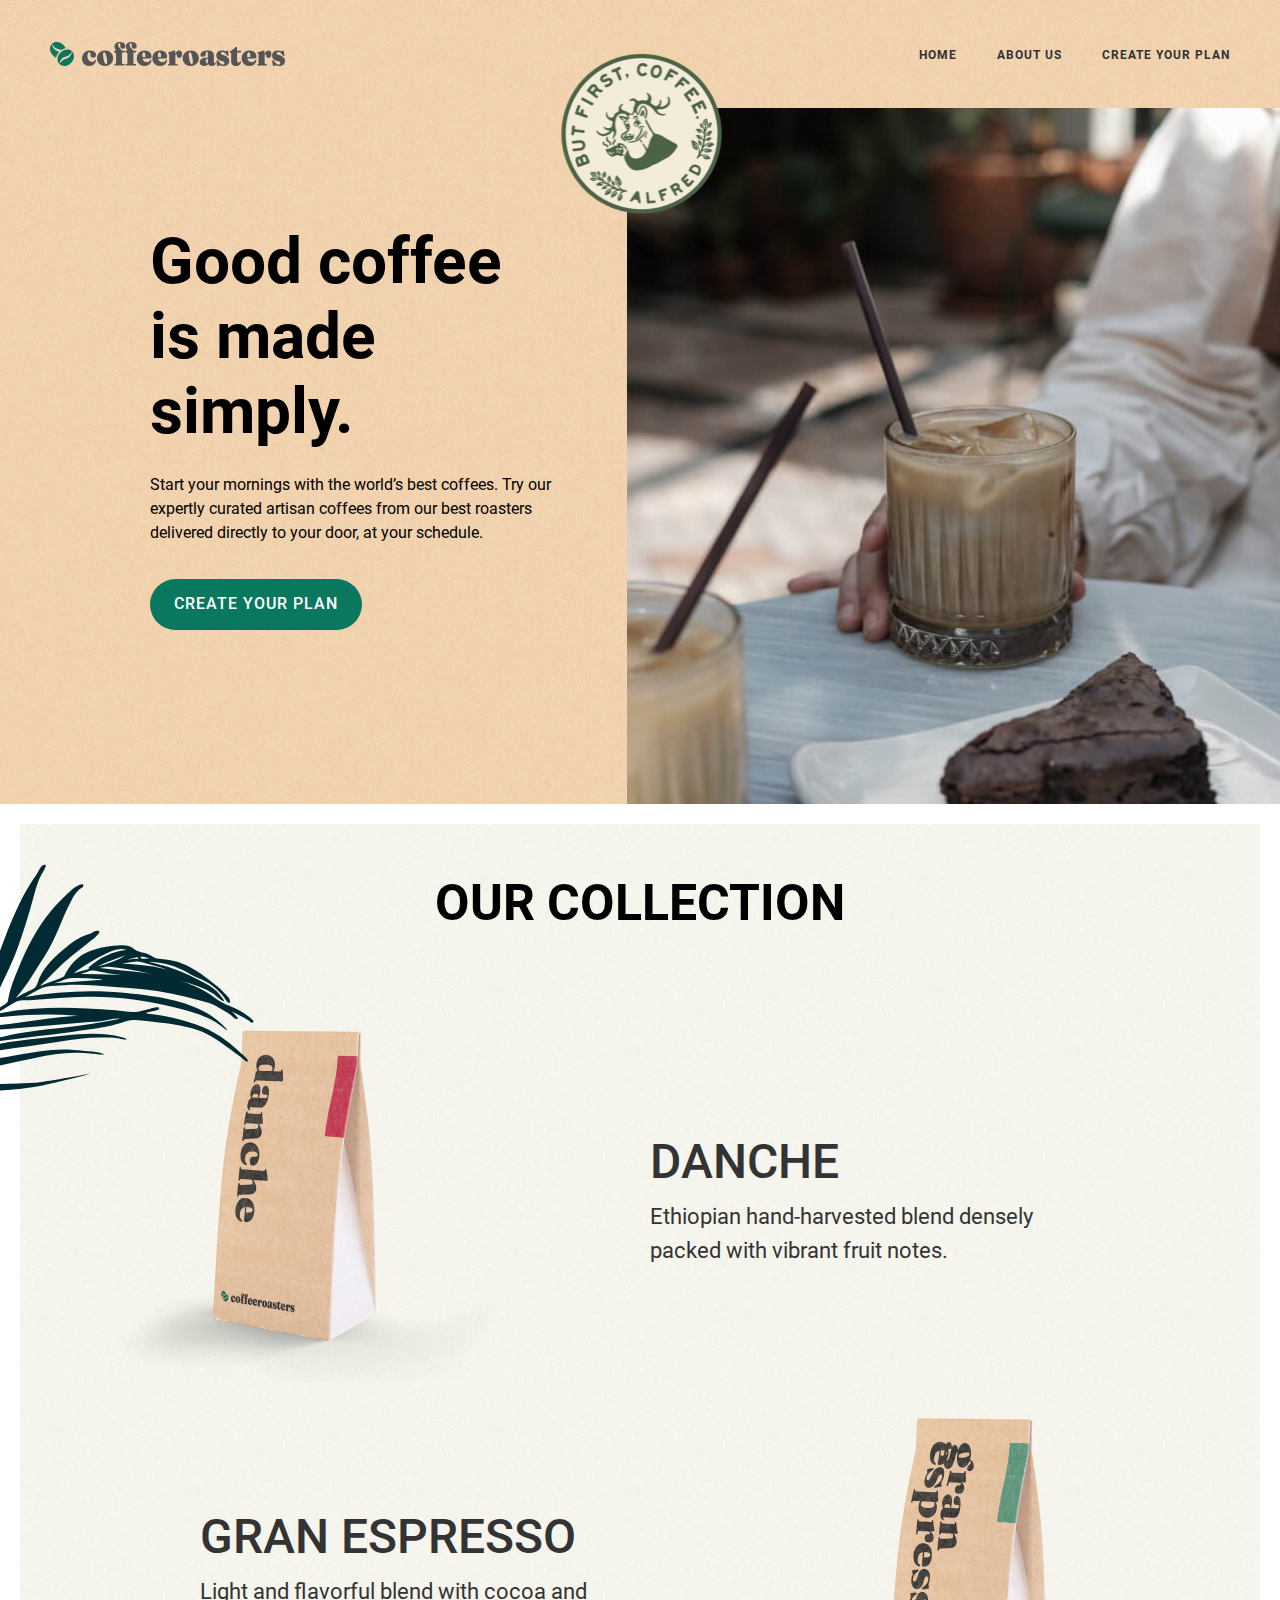
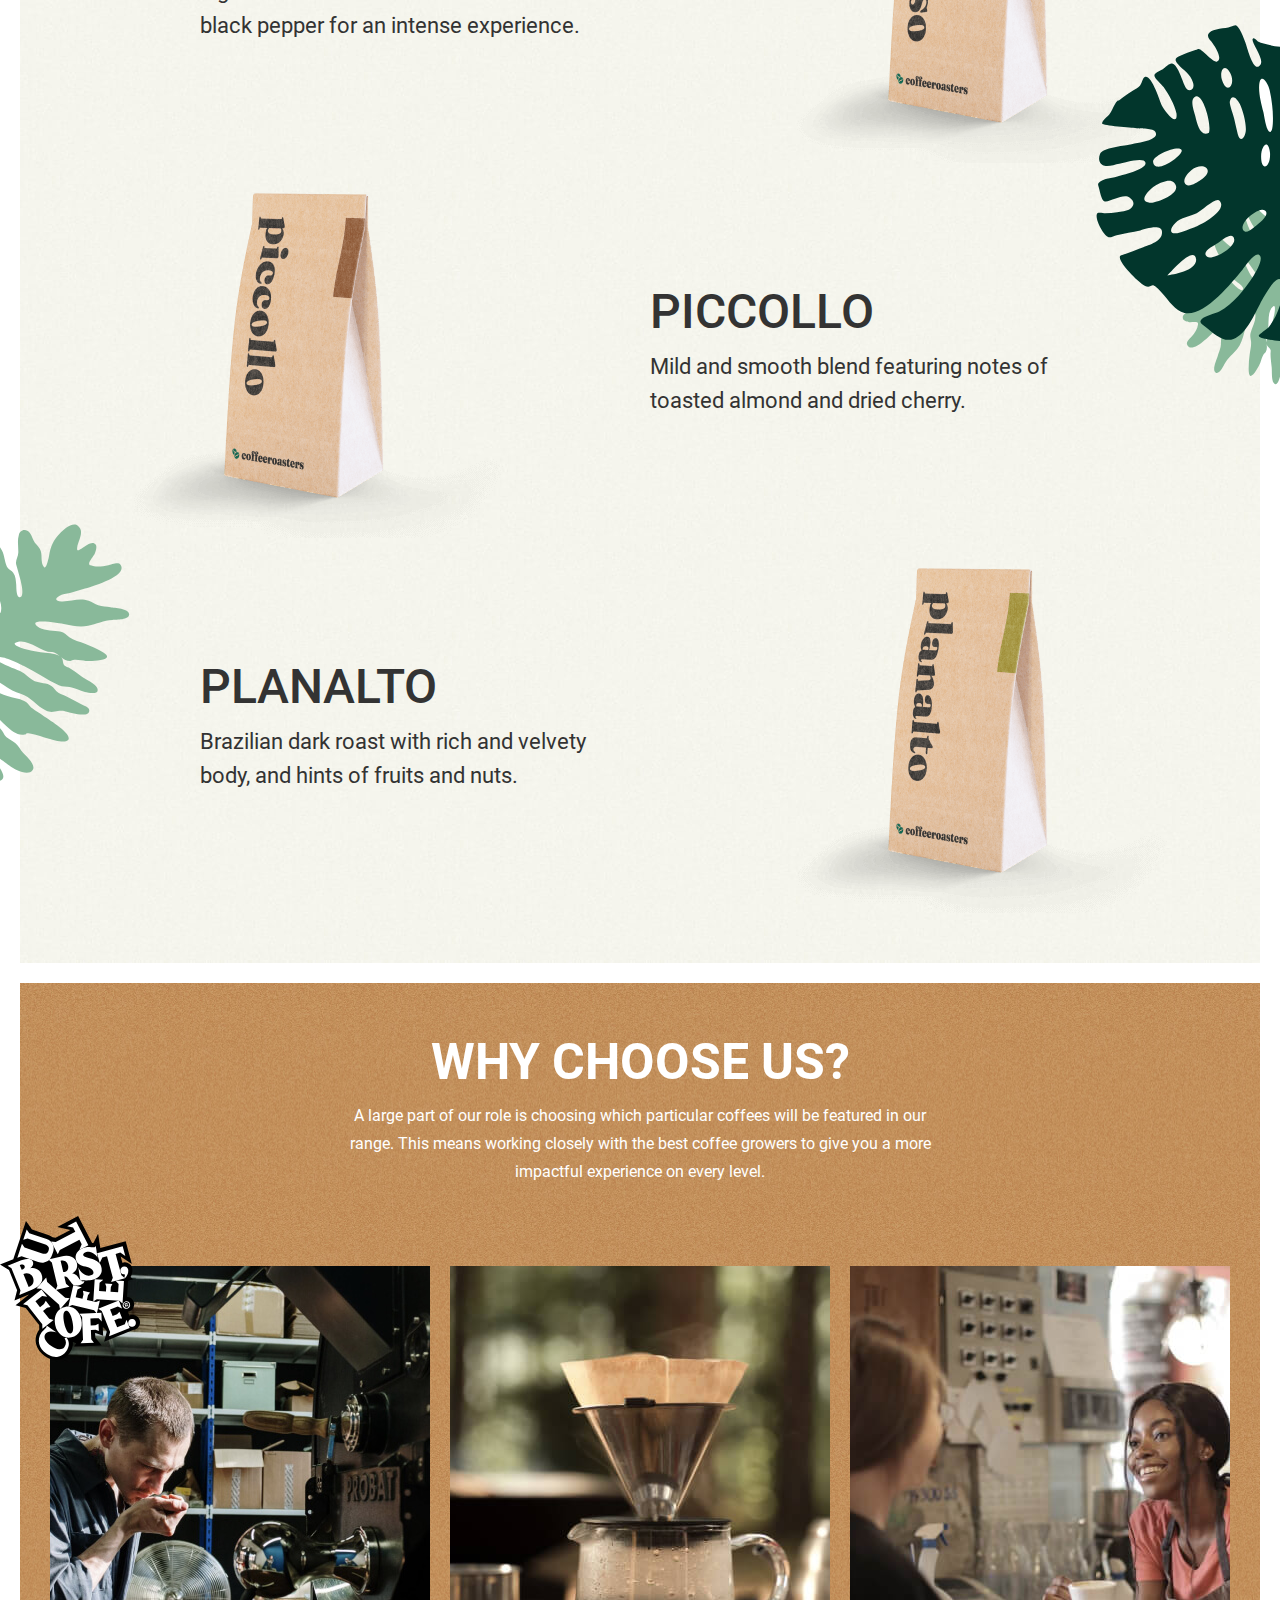
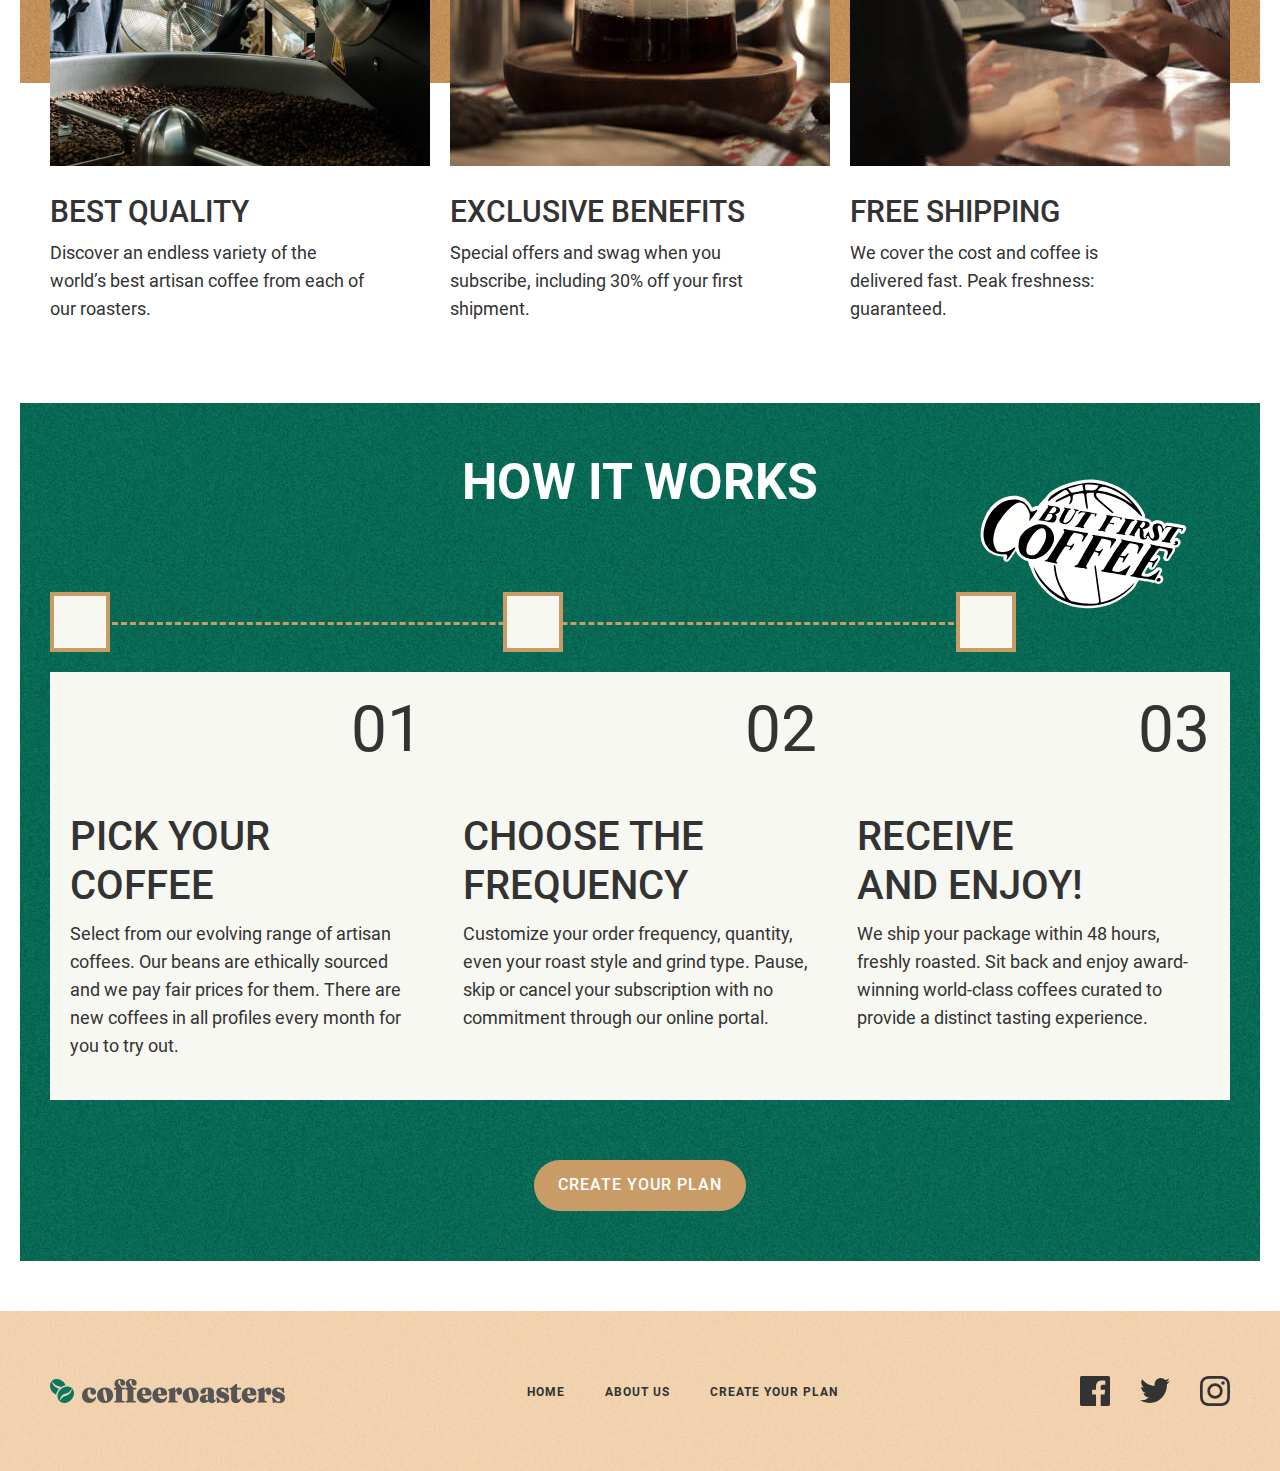
<file: index.html>
<!DOCTYPE html>
<html lang="en">
<head>
    <meta charset="UTF-8">
    <meta http-equiv="X-UA-Compatible" content="IE=edge">
    <meta name="viewport" content="width=device-width, initial-scale=1.0">
    <title>COFFEE ROASTERS</title>
    <link rel="shortcut icon" href="./images/site-title-logo.svg" type="image/x-icon">
    <!-- STYLES CSS -->
    <link rel="stylesheet" href="./css/normalize.css">
    <link rel="stylesheet" href="./css/main.css">
</head>
<body>
    <!-- SITE HEADER AND SITE HERO WRAPPER -->
    <div class="header-and-hero-wrapper">

        <!-- HEADER SECTION -->
        <header class="header">
            <div class="container header-container">
                <a class="header-logo-link" href="./index.html">
                    <img class="header-logo-img" src="./images/site-header-logo.svg" alt="site-header-logo" width="235" height="24">
                </a>
                <!-- SITENAV -->
                <nav class="sitenav">
                    <ul class="sitenav-list">
                        <li class="sitenav-item"><a class="sitenav-item-link" href="./index.html">HOME</a></li>
                        <li class="sitenav-item"><a class="sitenav-item-link" href="about.html">ABOUT US</a></li>
                        <li class="sitenav-item"><a class="sitenav-item-link" href="./create-plan.html">Create your plan</a></li>
                    </ul>
                </nav>
                <!-- SITENAV END -->
            </div>
        </header>
        <!-- HEADER SECTION END -->

        <!-- HERO SECTION -->
        <section class="hero">
            <div class="container hero-container">
                <div class="hero-content">
                    <h1 class="hero-title">Good coffee<br> is made simply.</h1>
                    <p class="hero-text">Start your mornings with the world’s best coffees. Try our expertly curated artisan coffees from our best roasters delivered directly to your door, at your schedule.</p>
                    <a class="site-btn green-btn" href="#">Create your plan</a>
                </div>
                <div class="hero-img-wrapper">
                    <img class="hero-round-img" src="./images/hero-round-img.png" alt="" srcset="./images/hero-round-img.png 1x, ./images/hero-round-img@2x.png 2x" width="214" height="214">
                    <img class="hero-img" src="./images/hero-index-img.jpg" alt="bitta qo'l coffeeni ushlab turupti ☕" srcset="./images/hero-index-img.jpg 1x, ./images/hero-index-img@2x.jpg 2x" width="710" height="696">
                </div>
            </div>
        </section>
        <!-- HERO SECTION END -->

    </div>
    <!-- SITE HEADER AND SITE HERO WRAPPER END -->

    <!-- MAIN SECTOIN -->
    <main class="main">

        <!-- OUR COLLECTION -->
        <div class="our-collection">
            <div class="container our-collection-container">
                <h2 class="our-collection-title">our collection</h2>
                <ul class="our-collection-list">
                    <!-- OUR COLLECTION ITEM 1 -->
                    <li class="our-collection-item">
                        <img class="our-collection-item-img" src="./images/danche-bag.png" alt="danche-bag" srcset="./images/danche-bag.png 1x, ./images/danche-bag@2x.png 2x" width="450" height="375">
                        <div class="our-collection-item-text-wrapper">
                            <h3 class="our-collection-item-title">Danche</h3>
                            <p class="our-collection-item-text">Ethiopian hand-harvested blend densely packed with vibrant fruit notes.</p>
                        </div>
                    </li>
                    <!-- OUR COLLECTION ITEM 2 -->
                    <li class="our-collection-item">
                        <img class="our-collection-item-img" src="./images/gran-esspresso-bag.png" alt="gran-esspresso-bag" srcset="./images/gran-esspresso-bag.png 1x, ./images/gran-esspresso-bag@2x.png 2x" width="450" height="375">
                        <div class="our-collection-item-text-wrapper">
                            <h3 class="our-collection-item-title">Gran Espresso</h3>
                            <p class="our-collection-item-text">Light and flavorful blend with cocoa and black pepper for an intense experience.</p>
                        </div>
                    </li>
                    <!-- OUR COLLECTION ITEM 3 -->
                    <li class="our-collection-item">
                        <img class="our-collection-item-img" src="./images/piccollo-bag.png" alt="piccollo-bag" srcset="./images/piccollo-bag.png 1x, ./images/piccollo-bag@2x.png 2x" width="450" height="375">
                        <div class="our-collection-item-text-wrapper">
                            <h3 class="our-collection-item-title">piccollo</h3>
                            <p class="our-collection-item-text">Mild and smooth blend featuring notes of toasted almond and dried cherry.</p>
                        </div>
                    </li>
                    <!-- OUR COLLECTION ITEM 4 -->
                    <li class="our-collection-item">
                        <img class="our-collection-item-img" src="./images/planalto-bag.png" alt="planalto-bag" srcset="./images/planalto-bag.png 1x, ./images/planalto-bag@2x.png 2x" width="450" height="375">
                        <div class="our-collection-item-text-wrapper">
                            <h3 class="our-collection-item-title">Planalto</h3>
                            <p class="our-collection-item-text">Brazilian dark roast with rich and velvety body, and hints of fruits and nuts.</p>
                        </div>
                    </li>
                </ul>
                <img class="left-leaf" src="./images/left-leaf.svg" aria-hidden="true" width="402" height="300">
                <img class="left-light-leaf" src="./images/left-light-leaf.svg" aria-hidden="true" width="316" height="269">
                <img class="right-leaf" src="./images/right-leaf.svg" aria-hidden="true" width="392" height="477">
                <img class="right-light-leaf" src="./images/right-light-leaf.svg" aria-hidden="true" width="253" height="215">
            </div>
        </div>
        <!-- OUR COLLECTION END -->

        <!-- INDEX FEATURES -->
        <div class="index-features">
            <div class="container">
                <div class="index-features-inner">
                    <h2 class="index-features-title">Why choose us?</h2>
                    <p class="index-features-text">A large part of our role is choosing which particular coffees will be featured in our range. This means working closely with the best coffee growers to give you a more impactful experience on every level.</p>
                    <ul class="index-features-list">
                        <img class="index-features-word-icon" src="./images/index-features-word-icon.svg" aria-hidden="true" width="140" height="144">
                        <!-- INDEX FEATURES ITEM 1 -->
                        <li class="index-features-item">
                            <img class="index-features-item-img" src="./images/best-quality-img.jpg" alt="" srcset="./images/best-quality-img.jpg 1x, ./images/best-quality-img@2x.jpg 2x" width="433" height="500">
                            <h3 class="index-features-item-title">Best quality</h3>
                            <p class="index-features-item-text">Discover an endless variety of the world’s best artisan coffee from each of our roasters.</p>
                        </li>
                        <!-- INDEX FEATURES ITEM 2 -->
                        <li class="index-features-item">
                            <img class="index-features-item-img" src="./images/exclusive-benefits-img.jpg" alt="" srcset="./images/exclusive-benefits-img.jpg 1x, ./images/exclusive-benefits-img@2x.jpg 2x" width="433" height="500">
                            <h3 class="index-features-item-title">Exclusive benefits</h3>
                            <p class="index-features-item-text">Special offers and swag when you subscribe, including 30% off your first shipment.</p>
                        </li>
                        <!-- INDEX FEATURES ITEM 1 -->
                        <li class="index-features-item">
                            <img class="index-features-item-img" src="./images/free-shipping-img.jpg" alt="" srcset="./images/free-shipping-img.jpg 1x, ./images/free-shipping-img@2x.jpg 2x" width="433" height="500">
                            <h3 class="index-features-item-title">Free shipping</h3>
                            <p class="index-features-item-text">We cover the cost and coffee is delivered fast. Peak freshness: guaranteed.</p>
                        </li>
                    </ul>
                </div>
            </div>
        </div>
        <!-- INDEX FEATURES END -->

        <!-- INDEX PROCESS -->
        <div class="process">
            <div class="container">
                <div class="process-inner">
                    <h2 class="process-title">How it works</h2>
                    <ul class="process-box-list">
                        <hr class="process-box-hr">
                        <li class="process-box-item"></li>
                        <li class="process-box-item"></li>
                        <li class="process-box-item"></li>
                    </ul>
                    <ul class="process-list">
                        <!-- PROCESS ITEM 1 -->
                        <li class="process-item">
                            <h3 class="process-item-number">01</h3>
                            <h2 class="process-item-title">Pick your coffee</h2>
                            <p class="process-item-text">Select from our evolving range of artisan coffees. Our beans are ethically sourced and we pay fair prices for them. There are new coffees in all profiles every month for you to try out.</p>
                        </li>
                        <!-- PROCESS ITEM 2 -->
                        <li class="process-item">
                            <h3 class="process-item-number">02</h3>
                            <h2 class="process-item-title">Choose the frequency</h2>
                            <p class="process-item-text">Customize your order frequency, quantity, even your roast style and grind type. Pause, skip or cancel your subscription with no commitment through our online portal.</p>
                        </li>
                        <!-- PROCESS ITEM 3 -->
                        <li class="process-item">
                            <h3 class="process-item-number">03</h3>
                            <h2 class="process-item-title">Receive and enjoy!</h2>
                            <p class="process-item-text">We ship your package within 48 hours, freshly roasted. Sit back and enjoy award-winning world-class coffees curated to provide a distinct tasting experience.</p>
                        </li>
                    </ul>
                    <a class="site-btn burlywood-btn" href="#">Create your plan</a>
                    <img class="process-ball-icon" src="./images/process-ball-icon.svg" alt="" width="227" height="192">
                </div>
            </div>
        </div>
        <!-- INDEX PROCESS END -->

    </main>
    <!-- MAIN SECTOIN END -->

    <!-- SITE FOOTER  -->
    <footer class="site-footer">
        <div class="container site-footer-container">
            <a class="header-logo-link" href="./index.html">
                <img class="header-logo-img" src="./images/site-header-logo.svg" alt="site-header-logo" width="235" height="24">
            </a>
            <!-- SITENAV -->
            <nav class="sitenav">
                <ul class="sitenav-list">
                    <li class="sitenav-item"><a class="sitenav-item-link" href="./index.html">HOME</a></li>
                    <li class="sitenav-item"><a class="sitenav-item-link" href="./about.html">ABOUT US</a></li>
                    <li class="sitenav-item"><a class="sitenav-item-link" href="./create-plan.html">Create your plan</a></li>
                </ul>
            </nav>
            <!-- SITENAV END -->
            <ul class="site-footer-social-media">
                <li class="site-footer-social-media-item">
                    <a class="site-footer-social-media-item-link" href="#">
                        <img src="./images/facebook-icon.svg" alt="facebook-icon" width="30" height="30">
                    </a>
                </li>
                <li class="site-footer-social-media-item">
                    <a class="site-footer-social-media-item-link" href="#">
                        <img src="./images/twitter-icon.svg" alt="twitter-icon" width="30" height="30">
                    </a>
                </li>
                <li class="site-footer-social-media-item">
                    <a class="site-footer-social-media-item-link" href="#">
                        <img src="./images/instagram-icon.svg" alt="instagram-icon" width="30" height="30">
                    </a>
                </li>
            </ul>
        </div>
    </footer>
    <!-- SITE FOOTER END -->
</body>
</html>
</file>
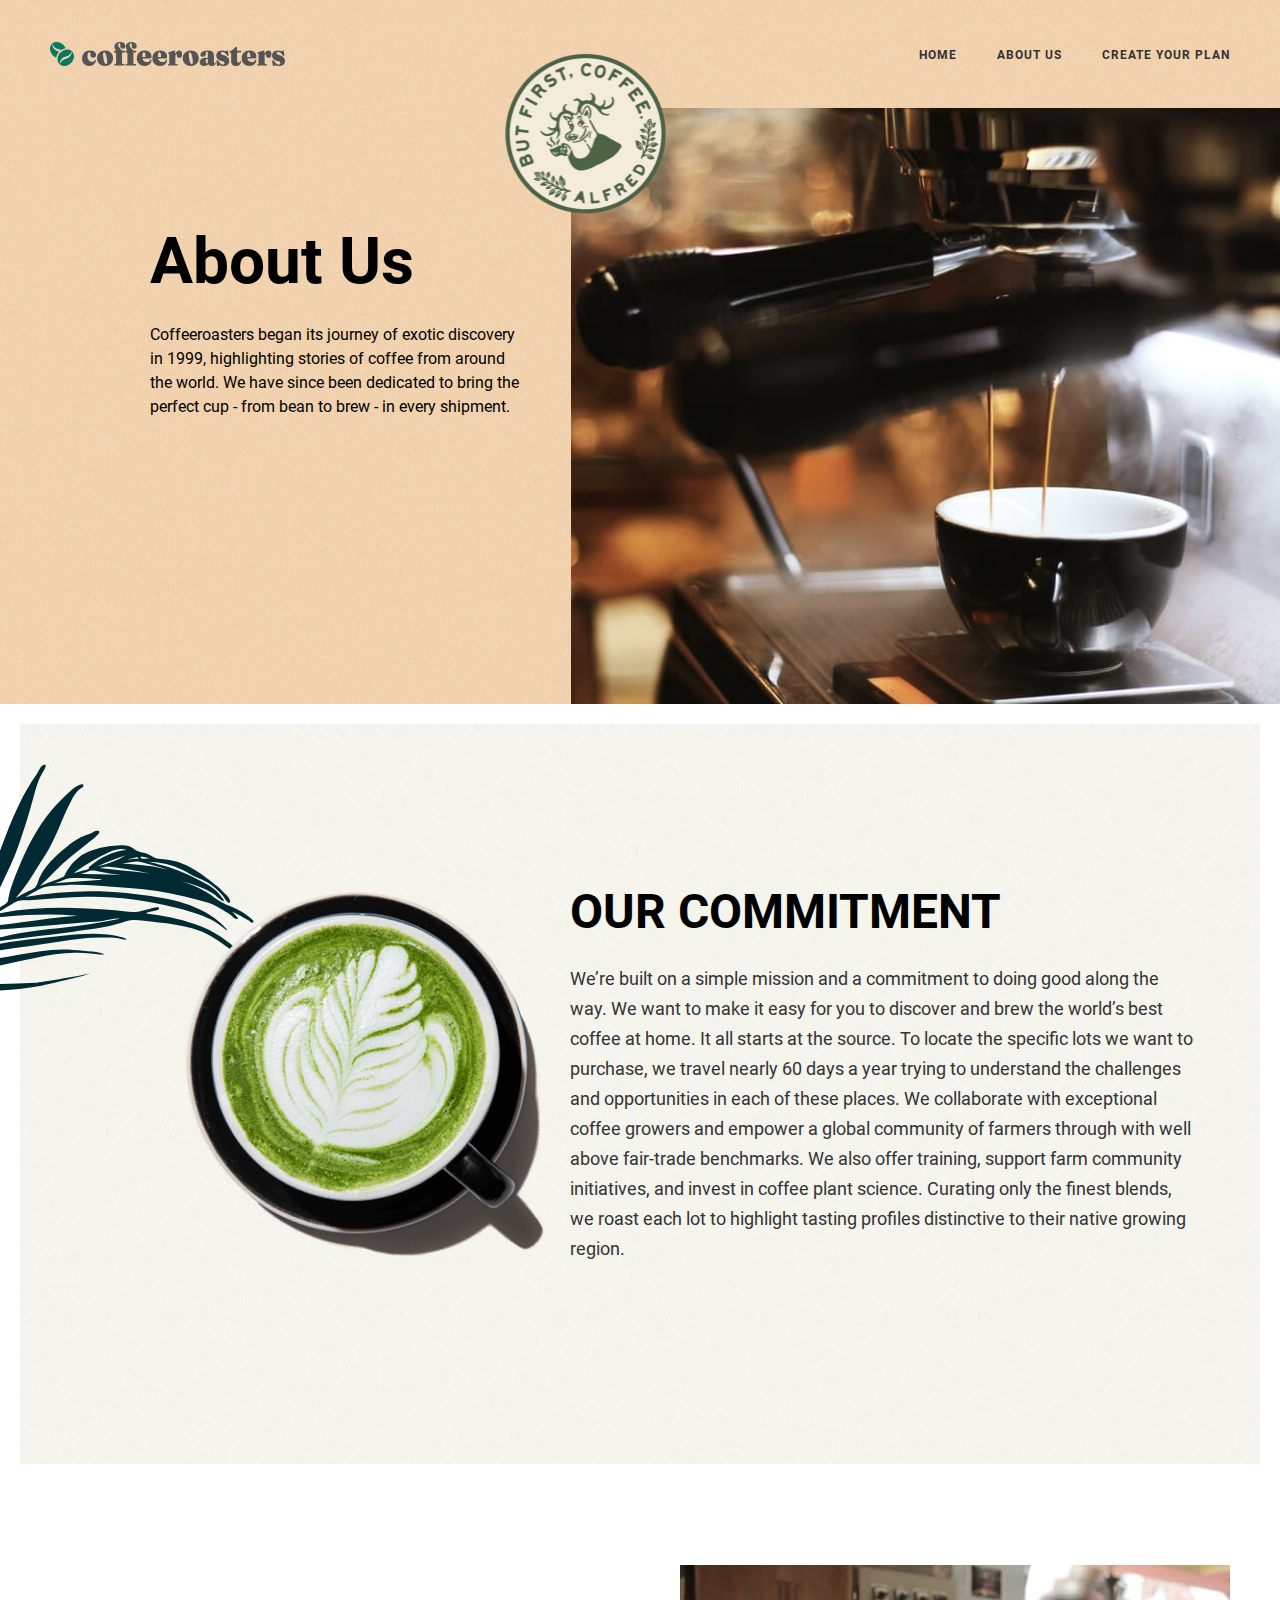
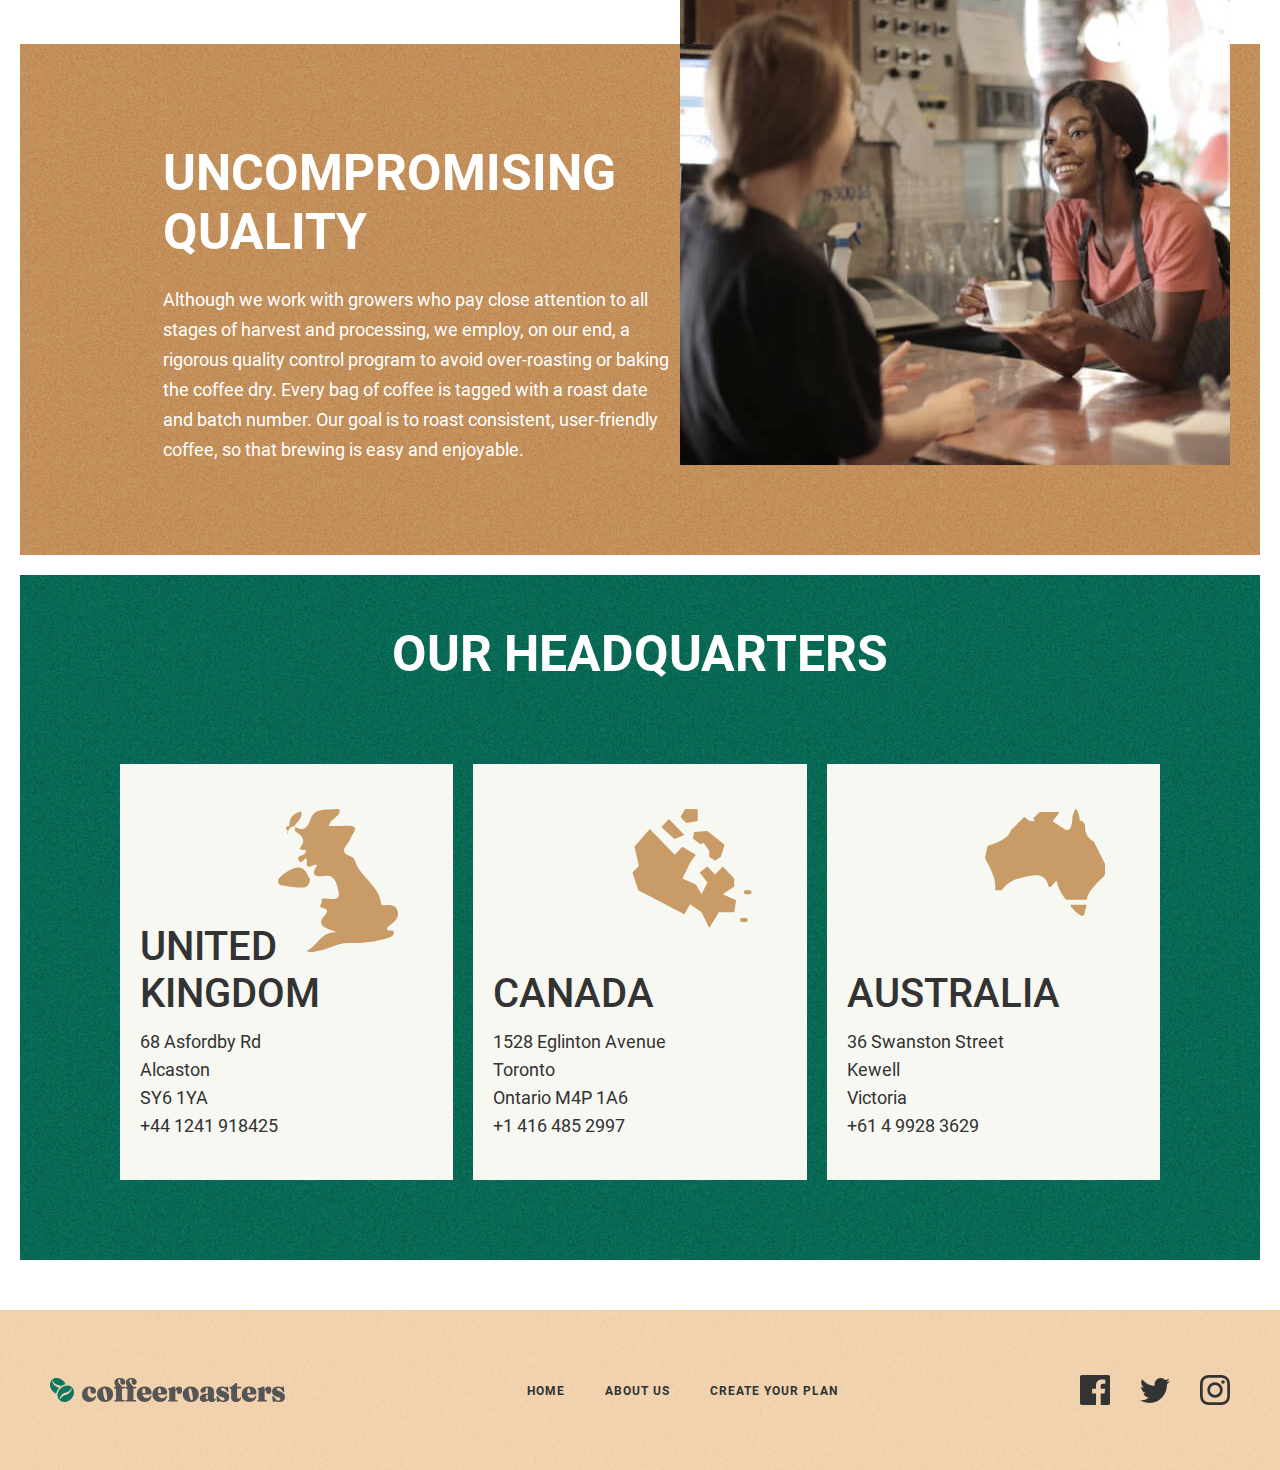
<file: about.html>
<!DOCTYPE html>
<html lang="en">
<head>
    <meta charset="UTF-8">
    <meta http-equiv="X-UA-Compatible" content="IE=edge">
    <meta name="viewport" content="width=device-width, initial-scale=1.0">
    <title>COFFEE ROASTERS</title>
    <link rel="shortcut icon" href="./images/site-title-logo.svg" type="image/x-icon">
    <!-- STYLES CSS -->
    <link rel="stylesheet" href="./css/normalize.css">
    <link rel="stylesheet" href="./css/main.css">
</head>
<body>
    <!-- SITE HEADER AND SITE HERO WRAPPER -->
    <div class="header-and-hero-wrapper">

        <!-- HEADER SECTION -->
        <header class="header">
            <div class="container header-container">
                <a class="header-logo-link" href="./index.html">
                    <img class="header-logo-img" src="./images/site-header-logo.svg" alt="site-header-logo" width="235" height="24">
                </a>
                <!-- SITENAV -->
                <nav class="sitenav">
                    <ul class="sitenav-list">
                        <li class="sitenav-item"><a class="sitenav-item-link" href="index.html">HOME</a></li>
                        <li class="sitenav-item"><a class="sitenav-item-link" href="./about.html">ABOUT US</a></li>
                        <li class="sitenav-item"><a class="sitenav-item-link" href="./create-plan.html">Create your plan</a></li>
                    </ul>
                </nav>
                <!-- SITENAV END -->
            </div>
        </header>
        <!-- HEADER SECTION END -->

        <!-- HERO SECTION -->
        <section class="hero">
            <div class="container hero-container">
                <div class="hero-content about-hero-content">
                    <h1 class="hero-title">About Us</h1>
                    <p class="hero-text">Coffeeroasters began its journey of exotic discovery in 1999, highlighting stories of coffee from around the world. We have since been dedicated to bring the perfect cup - from bean to brew - in every shipment.</p>
                </div>
                <div class="hero-img-wrapper">
                    <img class="hero-round-img" src="./images/hero-round-img.png" alt="" srcset="./images/hero-round-img.png 1x, ./images/hero-round-img@2x.png 2x" width="214" height="214">
                    <img class="hero-img about-hero-img" src="./images/about-hero-img.jpg" alt="coffeeni tayyorlanyabdi ☕" srcset="./images/about-hero-img.jpg 1x, ./images/about-hero-img@2x.jpg 2x" width="710" height="596">
                </div>
            </div>
        </section>
        <!-- HERO SECTION END -->

    </div>
    <!-- SITE HEADER AND SITE HERO WRAPPER END -->

    <!-- MAIN SECTOIN -->
    <main class="main">

        <!-- OUR COLLECTION -->
        <div class="our-commitment">
            <div class="container our-commitment-container">
                <div class="our-commitment-item">
                    <img src="./images/our-commitment-img.png" alt="" class="our-commitment-item-img" srcset="./images/our-commitment-img.png 1x, ./images/our-commitment-img@2x.png 2x" width="360" height="364">
                    <div class="our-commitment-wrapper">
                        <h2 class="our-commitment-title">Our commitment</h2>
                        <p class="our-commitment-text">We’re built on a simple mission and a commitment to doing good along the way. We want to make it easy for you to discover and brew the world’s best coffee at home. It all starts at the source. To locate the specific lots we want to purchase, we travel nearly 60 days a year trying to understand the challenges and opportunities in each of these places. We collaborate with exceptional coffee growers and empower a global community of farmers through with well above fair-trade benchmarks. We also offer training, support farm community initiatives, and invest in coffee plant science. Curating only the finest blends, we roast each lot to highlight tasting profiles distinctive to their native growing region.</p>
                    </div>
                </div>
                <img class="left-leaf" src="./images/left-leaf.svg" aria-hidden="true" width="402" height="300">
            </div>
        </div>
        <!-- OUR COLLECTION END -->

        <!-- INDEX FEATURES -->
        <div class="uncompromising">
            <div class="container">
                <div class="uncompromising-items">
                    <div class="uncompromising-wrapper">
                        <h2 class="uncompromising-title">Uncompromising <br> quality</h2>
                        <p class="uncompromising-text">Although we work with growers who pay close attention to all stages of harvest and processing, we employ, on our end, a rigorous quality control program to avoid over-roasting or baking the coffee dry. Every bag of coffee is tagged with a roast date and batch number. Our goal is to roast consistent, user-friendly coffee, so that brewing is easy and enjoyable.</p>
                    </div>
                    <img src="./images/uncompromising.jpg" alt="" class="uncompromising-img" srcset="./images/uncompromising.jpg 1x, ./images/uncompromising@2x.jpg 2x">
                </div>
            </div>
        </div>
        <!-- INDEX FEATURES END -->

        <!-- INDEX PROCESS -->
        <div class="headquarters">
            <div class="container">
                <div class="headquarters-inner">
                    <h2 class="process-title headquarters-title">Our headquarters</h2>
                    <ul class="headquarters-list">
                        <!-- PROCESS ITEM 1 -->
                        <li class="headquarters-item">
                            <img src="./images/uk.svg" alt="" class="unitedkingdom headquarters-img">
                            <h2 class="headquarters-item-title">United <br> Kingdom</h2>
                            <p class="headquarters-item-text">
                                68  Asfordby Rd <br>
                                Alcaston <br>
                                SY6 1YA <br>
                                +44 1241 918425</p>
                        </li>
                        <!-- PROCESS ITEM 2 -->
                        <li class="headquarters-item">
                            <img src="./images/canada.svg" alt="" class="canada headquarters-img">
                            <h2 class="birozpast headquarters-item-title">Canada</h2>
                            <p class="headquarters-item-text">
                                1528  Eglinton Avenue <br>
                                Toronto <br>
                                Ontario M4P 1A6 <br>
                                +1 416 485 2997</p>
                        </li>
                        <!-- PROCESS ITEM 3 -->
                        <li class="headquarters-item">
                            <img src="./images/australia.svg" alt="" class="australia headquarters-img">
                            <h2 class="birozpast headquarters-item-title">Australia</h2>
                            <p class="headquarters-item-text">
                                36 Swanston Street <br>
                                Kewell <br>
                                Victoria <br>
                                +61 4 9928 3629</p>
                        </li>
                    </ul>
                </div>
            </div>
        </div>
        <!-- INDEX PROCESS END -->

    </main>
    <!-- MAIN SECTOIN END -->

    <!-- SITE FOOTER  -->
    <footer class="site-footer">
        <div class="container site-footer-container">
            <a class="header-logo-link" href="./index.html">
                <img class="header-logo-img" src="./images/site-header-logo.svg" alt="site-header-logo" width="235" height="24">
            </a>
            <!-- SITENAV -->
            <nav class="sitenav">
                <ul class="sitenav-list">
                    <li class="sitenav-item"><a class="sitenav-item-link" href="./index.html">HOME</a></li>
                    <li class="sitenav-item"><a class="sitenav-item-link" href="./about.html">ABOUT US</a></li>
                    <li class="sitenav-item"><a class="sitenav-item-link" href="./create-plan.html">Create your plan</a></li>
                </ul>
            </nav>
            <!-- SITENAV END -->
            <ul class="site-footer-social-media">
                <li class="site-footer-social-media-item">
                    <a class="site-footer-social-media-item-link" href="#">
                        <img src="./images/facebook-icon.svg" alt="facebook-icon" width="30" height="30">
                    </a>
                </li>
                <li class="site-footer-social-media-item">
                    <a class="site-footer-social-media-item-link" href="#">
                        <img src="./images/twitter-icon.svg" alt="twitter-icon" width="30" height="30">
                    </a>
                </li>
                <li class="site-footer-social-media-item">
                    <a class="site-footer-social-media-item-link" href="#">
                        <img src="./images/instagram-icon.svg" alt="instagram-icon" width="30" height="30">
                    </a>
                </li>
            </ul>
        </div>
    </footer>
    <!-- SITE FOOTER END -->
</body>
</html>
</file>
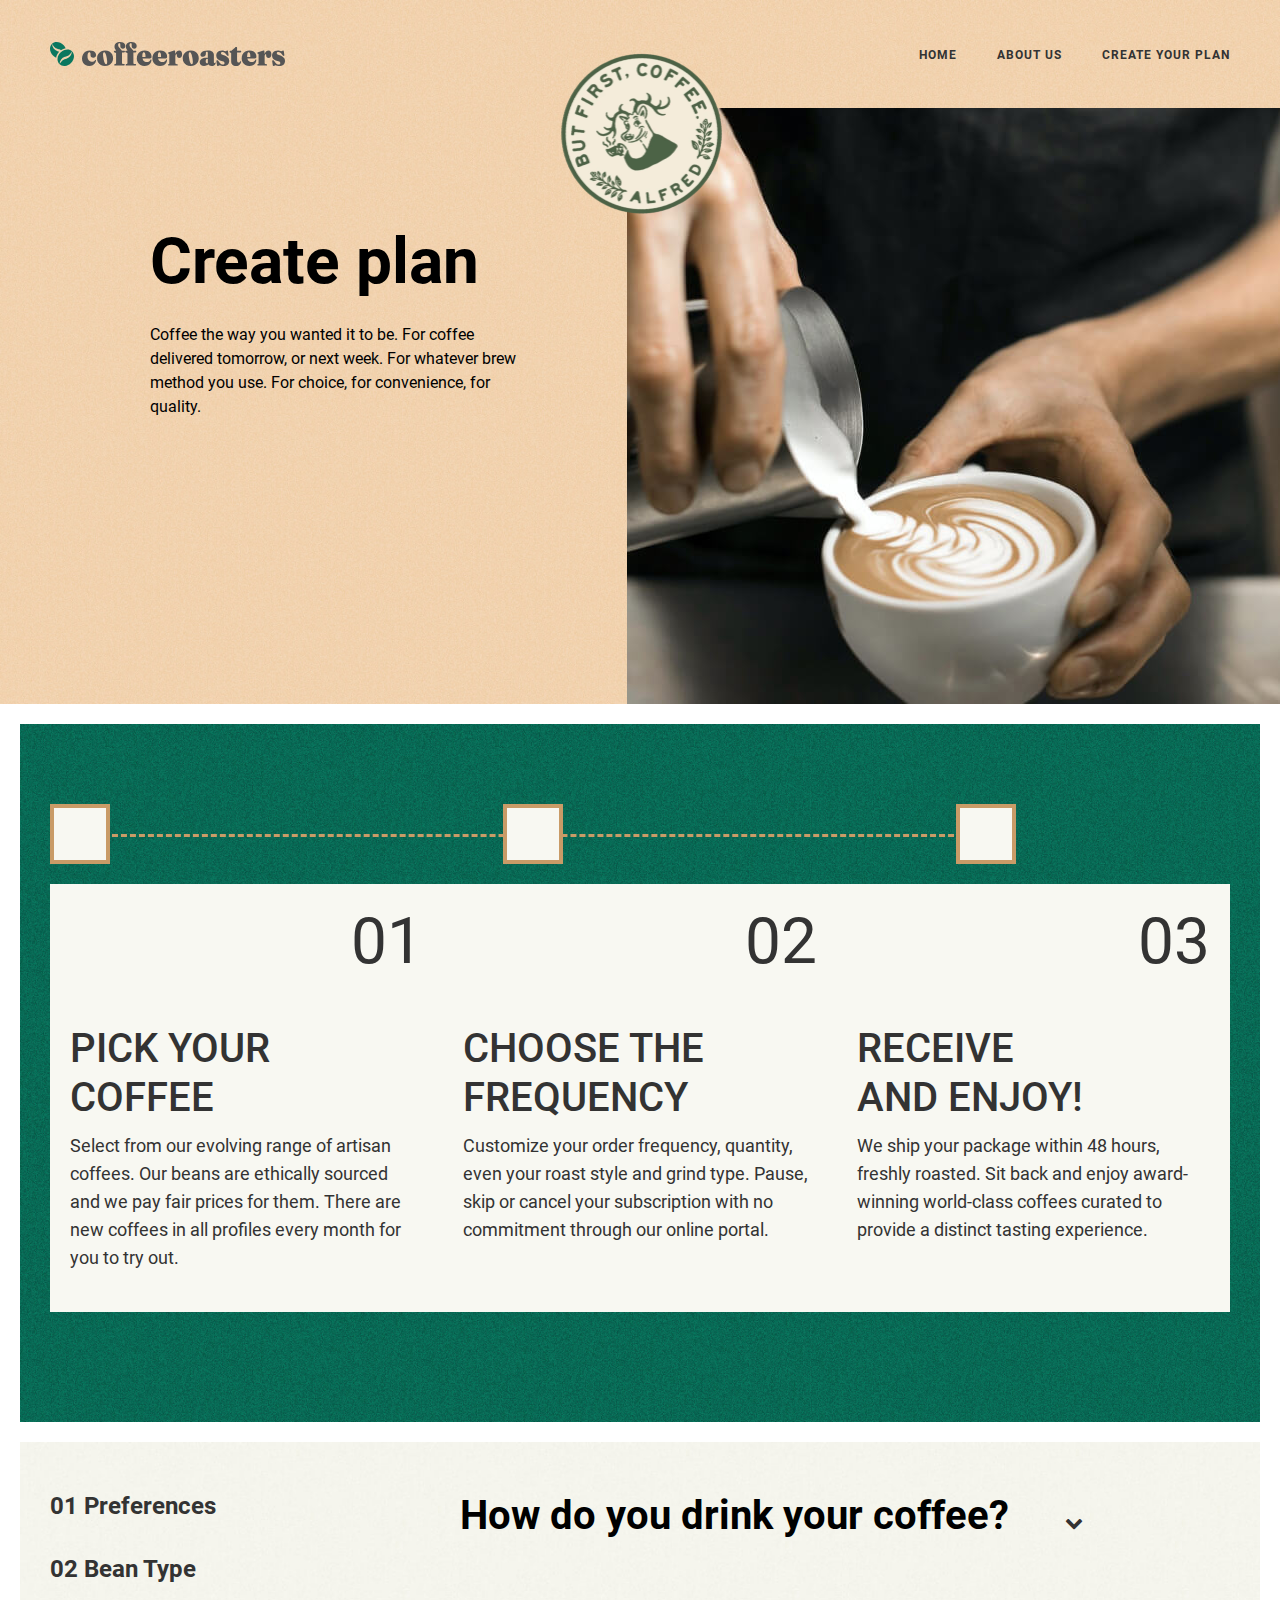
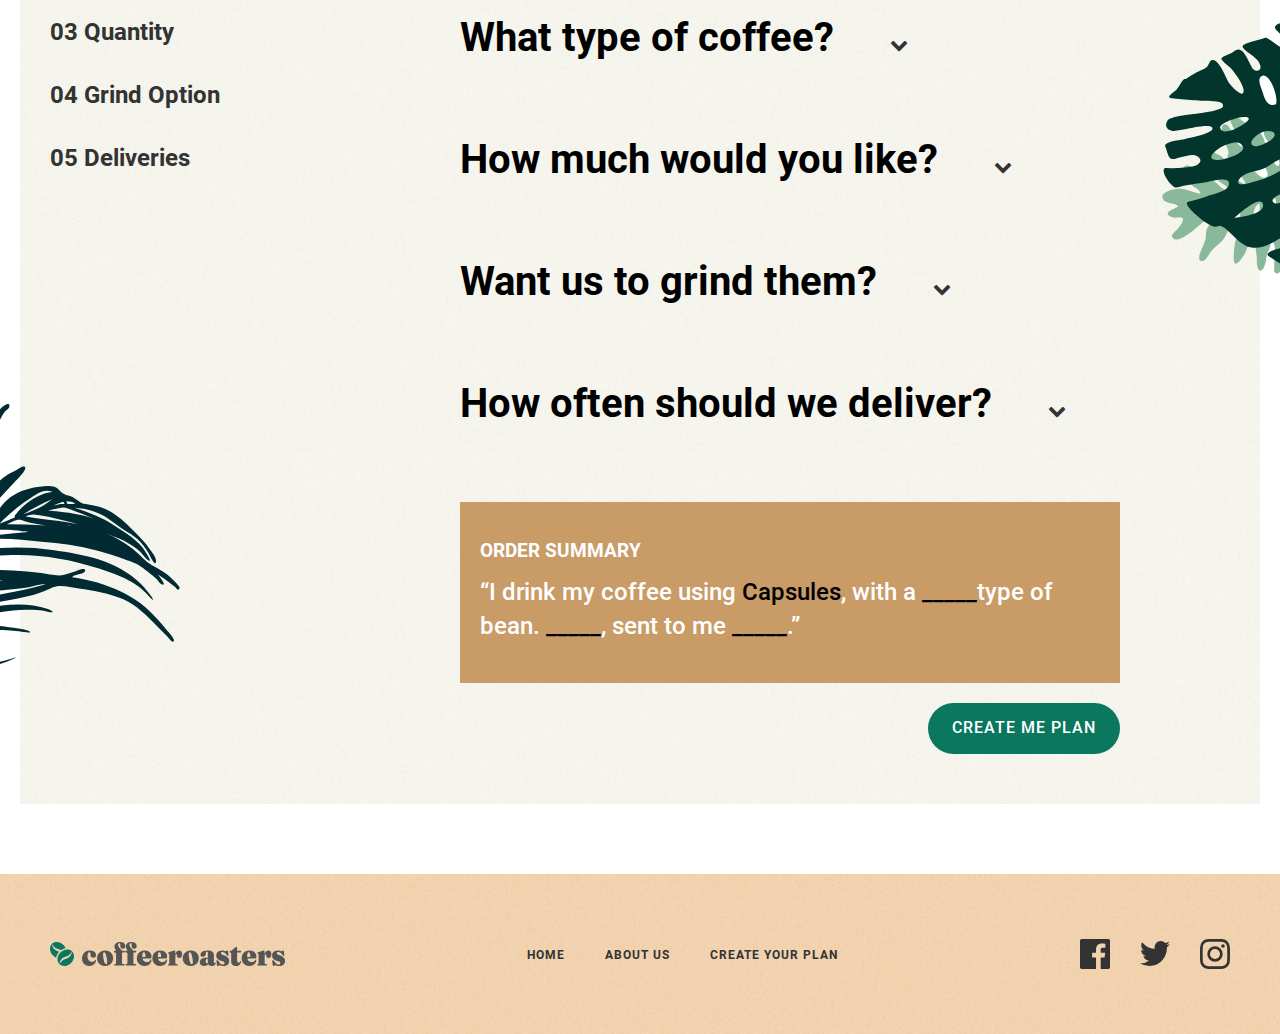
<file: create-plan.html>
<!DOCTYPE html>
<html lang="en">
<head>
    <meta charset="UTF-8">
    <meta http-equiv="X-UA-Compatible" content="IE=edge">
    <meta name="viewport" content="width=device-width, initial-scale=1.0">
    <title>COFFEE ROASTERS</title>
    <link rel="shortcut icon" href="./images/site-title-logo.svg" type="image/x-icon">
    <!-- STYLES CSS -->
    <link rel="stylesheet" href="https://netdna.bootstrapcdn.com/font-awesome/4.2.0/css/font-awesome.min.css">
    <link rel="stylesheet" href="./css/normalize.css">
    <link rel="stylesheet" href="./css/main.css">
</head>
<body>
    <!-- SITE HEADER AND SITE HERO WRAPPER -->
    <div class="header-and-hero-wrapper">

        <!-- HEADER SECTION -->
        <header class="header">
            <div class="container header-container">
                <a class="header-logo-link" href="./index.html">
                    <img class="header-logo-img" src="./images/site-header-logo.svg" alt="site-header-logo" width="235" height="24">
                </a>
                <!-- SITENAV -->
                <nav class="sitenav">
                    <ul class="sitenav-list">
                        <li class="sitenav-item"><a class="sitenav-item-link" href="./index.html">HOME</a></li>
                        <li class="sitenav-item"><a class="sitenav-item-link" href="about.html">ABOUT US</a></li>
                        <li class="sitenav-item"><a class="sitenav-item-link" href="./create-plan.html">Create your plan</a></li>
                    </ul>
                </nav>
                <!-- SITENAV END -->
            </div>
        </header>
        <!-- HEADER SECTION END -->

        <!-- HERO SECTION -->
        <section class="hero">
            <div class="container hero-container">
                <div class="hero-content">
                    <h1 class="hero-title">Create plan</h1>
                    <p class="create-plan-text hero-text">Coffee the way you wanted it to be. For coffee delivered tomorrow, or next week. For whatever brew method you use. For choice, for convenience, for quality.</p>
                </div>
                <div class="hero-img-wrapper">
                    <img class="hero-round-img" src="./images/hero-round-img.png" alt="" srcset="./images/hero-round-img.png 1x, ./images/hero-round-img@2x.png 2x" width="214" height="214">
                    <img class="create-plan-hero-img hero-img" src="./images/create-plan-img.jpg" alt="bitta qo'l coffeeni ushlab turupti ☕" srcset="./images/create-plan-img.jpg 1x, ./images/create-plan-img@2x.jpg 2x" width="710" height="596">
                </div>
            </div>
        </section>
        <!-- HERO SECTION END -->

    </div>
    <!-- SITE HEADER AND SITE HERO WRAPPER END -->

    <!-- MAIN SECTOIN -->
    <main class="main">


        <!-- INDEX PROCESS -->
        <div class="create-plan-process process">
            <div class="container">
                <div class="create-plan-process-inner process-inner">
                    <ul class="process-box-list">
                        <hr class="process-box-hr">
                        <li class="process-box-item"></li>
                        <li class="process-box-item"></li>
                        <li class="process-box-item"></li>
                    </ul>
                    <ul class="process-list">
                        <!-- PROCESS ITEM 1 -->
                        <li class="process-item">
                            <h3 class="process-item-number">01</h3>
                            <h2 class="process-item-title">Pick your coffee</h2>
                            <p class="process-item-text">Select from our evolving range of artisan coffees. Our beans are ethically sourced and we pay fair prices for them. There are new coffees in all profiles every month for you to try out.</p>
                        </li>
                        <!-- PROCESS ITEM 2 -->
                        <li class="process-item">
                            <h3 class="process-item-number">02</h3>
                            <h2 class="process-item-title">Choose the frequency</h2>
                            <p class="process-item-text">Customize your order frequency, quantity, even your roast style and grind type. Pause, skip or cancel your subscription with no commitment through our online portal.</p>
                        </li>
                        <!-- PROCESS ITEM 3 -->
                        <li class="process-item">
                            <h3 class="process-item-number">03</h3>
                            <h2 class="process-item-title">Receive and enjoy!</h2>
                            <p class="process-item-text">We ship your package within 48 hours, freshly roasted. Sit back and enjoy award-winning world-class coffees curated to provide a distinct tasting experience.</p>
                        </li>
                    </ul>
                </div>
            </div>
        </div>
        <!-- INDEX PROCESS END -->

        <!-- DRINK COFFEE -->
        <div class="drink-coffee">
            <div class="container drink-coffee-container">
                <div class="drink-coffe-and-accordion">
                    <div class="drink-coffee-left">
                        <h2 class="drink-coffe-left-title">01 Preferences</h2>
                        <h2 class="drink-coffe-left-title">02 Bean Type</h2>
                        <h2 class="drink-coffe-left-title">03 Quantity</h2>
                        <h2 class="drink-coffe-left-title">04 Grind Option</h2>
                        <h2 class="drink-coffe-left-title">05 Deliveries</h2>
                    </div>
    
            <!-- ACCORDION -->
            <ul id="accordion" class="accordion">
                <li>
                  <div class="link">How do you drink your coffee?<i class="fa fa-chevron-down"></i></div>
                  <ul class="accordion-cards">
                    <div class="accordion-cards-list">
                      <li class="accordion-cards-item">
                          <h3 class="accordion-cards-title">Capsule</h3>
                          <p class="accordion-cards-text">Compatible with Nespresso systems and similar brewers</p>
                      </li>
                      <li class="accordion-cards-item">
                          <h3 class="accordion-cards-title">Filter</h3>
                          <p class="accordion-cards-text">For pour over or drip methods like Aeropress, Chemex, and V60</p>
                      </li>
                      <li class="accordion-cards-item">
                          <h3 class="accordion-cards-title">Espresso</h3>
                          <p class="accordion-cards-text">Dense and finely ground beans for an intense, flavorful experience</p>
                      </li>
                    </div>
                </ul>
                </li>
                <li>
                  <div class="link">What type of coffee?<i class="fa fa-chevron-down"></i></div>
                  <ul class="accordion-cards">
                    <div class="accordion-cards-list">
                      <li class="accordion-cards-item">
                          <h3 class="accordion-cards-title">Single Origin</h3>
                          <p class="accordion-cards-text">Distinct, high quality coffee from a specific family-owned farm</p>
                      </li>
                      <li class="accordion-cards-item">
                          <h3 class="accordion-cards-title">Decaf</h3>
                          <p class="accordion-cards-text">Just like regular coffee, except the caffeine has been removed</p>
                      </li>
                      <li class="accordion-cards-item">
                          <h3 class="accordion-cards-title">Blended</h3>
                          <p class="accordion-cards-text">Combination of two or three dark roasted beans of organic coffees</p>
                      </li>
                    </div>
                </ul>
                </li>
                <li>
                  <div class="link"></i>How much would you like?<i class="fa fa-chevron-down"></i></div>
                  <ul class="accordion-cards">
                    <div class="accordion-cards-list">
                      <li class="accordion-cards-item">
                          <h3 class="accordion-cards-title">250g</h3>
                          <p class="accordion-cards-text">Perfect for the solo drinker. Yields about 12 delicious cups.</p>
                      </li>
                      <li class="accordion-cards-item">
                          <h3 class="accordion-cards-title">500g</h3>
                          <p class="accordion-cards-text">Perfect option for a couple. Yields about 40 delectable cups.</p>
                      </li>
                      <li class="accordion-cards-item">
                          <h3 class="accordion-cards-title">1000g</h3>
                          <p class="accordion-cards-text">Perfect for offices and events. Yields about 90 delightful cups.</p>
                      </li>
                    </div>
                </ul>
                </li>
                <li>
                  <div class="link">Want us to grind them?<i class="fa fa-chevron-down"></i></div>
                  <ul class="accordion-cards">
            
                    <div class="accordion-cards-list">
                      <li class="accordion-cards-item">
                          <h3 class="accordion-cards-title">Wholebean</h3>
                          <p class="accordion-cards-text">Best choice if you cherish the full sensory experience</p>
                      </li>
                      <li class="accordion-cards-item">
                          <h3 class="accordion-cards-title">Filter</h3>
                          <p class="accordion-cards-text">For drip or pour-over coffee methods such as V60 or Aeropress</p>
                      </li>
                      <li class="accordion-cards-item">
                          <h3 class="accordion-cards-title">Cafetiére</h3>
                          <p class="accordion-cards-text">Course ground beans specially suited for french press coffee</p>
                      </li>
                    </div>
            
                </ul>
                </li>
                <li>
                  <div class="link"></i>How often should we deliver?<i class="fa fa-chevron-down"></i></div>
                  <ul class="accordion-cards">
                            <div class="accordion-cards-list">
                      <li class="accordion-cards-item">
                          <h3 class="accordion-cards-title">Every week</h3>
                          <p class="accordion-cards-text">$7.20 per shipment. Includes free first-class shipping.</p>
                      </li>
                      <li class="accordion-cards-item">
                          <h3 class="accordion-cards-title">Every 2 weeks</h3>
                          <p class="accordion-cards-text">$9.60 per shipment. Includes free priority shipping.</p>
                      </li>
                      <li class="accordion-cards-item">
                          <h3 class="accordion-cards-title">Every month</h3>
                          <p class="accordion-cards-text">$12.00 per shipment. Includes free priority shipping.</p>
                      </li>
                    </div>
                </ul>
                </li>
              </ul>
            </div>
              <!-- ACCORDION end-->
              <div class="create-plan-bottom">  
                  <div class="order-summary">
                      <h3 class="order-summary-title">Order Summary</h3>
                      <p class="order-summary-text">“I drink my coffee using <span class="order-summary-black-text">Capsules</span>, with a <span class="order-summary-black-text">_____</span>type of bean. <span class="order-summary-black-text">_____</span>, sent to me <span class="order-summary-black-text">_____</span>.”</p>
                  </div>
                  <a class="site-btn green-btn" href="#">Create me plan</a>
              </div>
        <img class="create-plan-left-leaf" src="./images/left-leaf.svg" aria-hidden="true" width="402" height="300">
        <img class="create-plan-right-leaf" src="./images/right-leaf.svg" aria-hidden="true" width="392" height="477">
        <img class="create-plan-right-light-leaf" src="./images/right-light-leaf.svg" aria-hidden="true" width="253" height="215">
    </div>
</div>
        <!-- DRINK COFFEE end -->
               
    </main>
    <!-- MAIN SECTOIN END -->

    <!-- SITE FOOTER  -->
    <footer class="site-footer">
        <div class="container site-footer-container">
            <a class="header-logo-link" href="./index.html">
                <img class="header-logo-img" src="./images/site-header-logo.svg" alt="site-header-logo" width="235" height="24">
            </a>
            <!-- SITENAV -->
            <nav class="sitenav">
                <ul class="sitenav-list">
                    <li class="sitenav-item"><a class="sitenav-item-link" href="./index.html">HOME</a></li>
                    <li class="sitenav-item"><a class="sitenav-item-link" href="./about.html">ABOUT US</a></li>
                    <li class="sitenav-item"><a class="sitenav-item-link" href="./create-plan.html">Create your plan</a></li>
                </ul>
            </nav>
            <!-- SITENAV END -->
            <ul class="site-footer-social-media">
                <li class="site-footer-social-media-item">
                    <a class="site-footer-social-media-item-link" href="#">
                        <img src="./images/facebook-icon.svg" alt="facebook-icon" width="30" height="30">
                    </a>
                </li>
                <li class="site-footer-social-media-item">
                    <a class="site-footer-social-media-item-link" href="#">
                        <img src="./images/twitter-icon.svg" alt="twitter-icon" width="30" height="30">
                    </a>
                </li>
                <li class="site-footer-social-media-item">
                    <a class="site-footer-social-media-item-link" href="#">
                        <img src="./images/instagram-icon.svg" alt="instagram-icon" width="30" height="30">
                    </a>
                </li>
            </ul>
        </div>
    </footer>
    <!-- SITE FOOTER END -->

    <script src="https://cdnjs.cloudflare.com/ajax/libs/jquery/2.1.3/jquery.min.js"></script>
    <script>
        $(function() {
	var Accordion = function(el, multiple) {
		this.el = el || {};
		this.multiple = multiple || false;

		// Variables privadas
		var links = this.el.find('.link');
		// Evento
		links.on('click', {el: this.el, multiple: this.multiple}, this.dropdown)
	}

	Accordion.prototype.dropdown = function(e) {
		var $el = e.data.el;
			$this = $(this),
			$next = $this.next();

		$next.slideToggle();
		$this.parent().toggleClass('open');

		if (!e.data.multiple) {
			$el.find('.accordion-cards').not($next).slideUp().parent().removeClass('open');
		};
	}	

	var accordion = new Accordion($('#accordion'), false);
});

    </script>
</body>
</html>
</file>
<file: css/main.css>
/* SITE FONTS */
@font-face {
    font-family: 'Roboto';
    src: url('../fonts/Roboto-Bold.woff2') format('woff2'),
        url('../fonts/Roboto-Bold.woff') format('woff');
    font-weight: bold;
    font-style: normal;
    font-display: swap;
}

@font-face {
    font-family: 'Roboto';
    src: url('../fonts/Roboto-Regular.woff2') format('woff2'),
        url('../fonts/Roboto-Regular.woff') format('woff');
    font-weight: normal;
    font-style: normal;
    font-display: swap;
}

@font-face {
    font-family: 'Roboto';
    src: url('../fonts/Roboto-Medium.woff2') format('woff2'),
        url('../fonts/Roboto-Medium.woff') format('woff');
    font-weight: 500;
    font-style: normal;
    font-display: swap;
}

/* CUSTOM PROPS */
:root {
    --text-color: #333;
    --brand-green-color: #0a775f;
    --brand-green-hover-color: rgb(10, 119, 95, 0.8);
    --brand-green-active-color: rgb(10, 119, 95, 0.6);
    --brand-burlywood-color: #c99b67;
    --brand-burlywood-hover-color: rgb(201, 155, 103, 0.8);
    --brand-burlywood-active-color: rgb(201, 155, 103, 0.6);
    --black-color: #000;
    --white-color: #fff;
}

/* GLOBAL STYLES */
*,
*::before,
*::after {
    box-sizing: border-box;
    margin: 0;
    padding: 0;
}
*:focus {
    outline: var(--brand-green-color) 1px dashed;
    outline-offset: 3px;
}
html {
    height: 100%;
    scroll-behavior: smooth;
}
body {
    height: 100%;
    display: flex;
    flex-direction: column;
    background-color: #fff;
    font-family: "Roboto", 'Arial', sans-serif;
    font-size: 16px;
    font-weight: 400;
    line-height: 28px;
    color: var(--text-color);
}
img {
    max-width: 100%;
    height: auto;
}
/* CONTAINER SYTLES */
.container {
    width: 100%;
    max-width: 1440px;
    padding-left: 20px;
    padding-right: 20px;
    margin-left: auto;
    margin-right: auto;
}
/* BUTTON STYLES */
.site-btn {
    font-weight: 500;
    line-height: 18.75px;
    letter-spacing: 1px;
    text-transform: uppercase;
    padding: 16px 24px;
    border-radius: 100px;
    display: inline-block;
    text-decoration: none;
}
.green-btn {
    background-color: var(--brand-green-color);
    color: #fff;
}
.green-btn:hover {
    background-color: var(--brand-green-hover-color);
}
.green-btn:active {
    background-color: var(--brand-green-active-color);
}
.burlywood-btn {
    background-color: var(--brand-burlywood-color);
    color: #fff;
}
.burlywood-btn:hover {
    background-color: var(--brand-burlywood-hover-color);
}
.burlywood-btn:active {
    background-color: var(--brand-burlywood-active-color);
}


/* HEADER AND HERO SECTION STYLES */
.header-and-hero-wrapper {
    background-color: rgb(248, 218, 178);
    background-image: url("../images/hero-header-bg-img.jpg");
    background-repeat: no-repeat;
    background-size: cover;
}

/* SITE HEADER STYLES */
.header {
    padding: 40px 0;
}
.header-container {
    display: flex;
    align-items: center;
    justify-content: space-between;
    padding: 0 50px;
}
.header-logo-link {
    display: flex;
}
.header-logo-link:hover {
    opacity: 0.8;
}
.header-logo-link:active {
    opacity: 0.6;
}
.header-logo-img {
    width: 235px;
    height: 24px;
    object-fit: contain;
}
.sitenav-list {
    display: flex;
    align-items: center;
    list-style: none;
}
.sitenav-item:not(:last-child) {
    margin-right: 40px;
}
.sitenav-item-link {
    font-weight: 700;
    font-size: 12px;
    line-height: 14px;
    letter-spacing: 1px;
    text-decoration: none;
    text-transform: uppercase;
    color: var(--text-color);
}
.sitenav-item-link:hover {
    color: var(--brand-green-color);
}
.sitenav-item-link:active {
    opacity: 0.6;
}

/* HERO SECTION STYLES */
.hero-container {
    display: flex;
    justify-content: space-between;
    padding: 0;
}
.hero-content {
    width: 464px;
    margin: 116px 50px 100px 150px;
}
.hero-title {
    font-weight: 700;
    font-size: 64px;
    line-height: 75px;
    color: var(--black-color);
    margin-top: 0;
    margin-bottom: 24px;
}
.hero-text {
    line-height: 24px;
    color: var(--black-color);
    margin-bottom: 34px;
}
.hero-img-wrapper {
    position: relative;
}
.hero-round-img {
    width: 214px;
    height: 214px;
    position: absolute;
    top: -81px;
    left: -92px;
}
.hero-img {
    width: 710px;
    height: 696px;
    object-fit: cover;
    display: block;
}


/* MAIN SECTION STYLES */
.main {
    flex-grow: 1;
    padding-bottom: 50px;
}

/* OUR COLLECTION STYLES */
.our-collection {
    padding: 20px;
    overflow-x: hidden;
}
.our-collection-container {
    max-width: 1400px;
    padding: 50px 0;
    background-color: #dddddd;
    background-image: url("../images/our-collection-bg.jpg");
    background-repeat: no-repeat;
    background-size: cover;
    position: relative;
}
.our-collection-title {
    font-weight: 700;
    font-size: 50px;
    line-height: 59px;
    color: var(--black-color);
    text-transform: uppercase;
    text-align: center;
    margin-bottom: 80px;
}
.our-collection-list {
    width: 100%;
    max-width: 1114px;
    list-style-type: none;
    margin-left: auto;
    margin-right: auto;
}
.our-collection-item {
    display: flex;
    align-items: center;
    justify-content: space-between;
}
.our-collection-item:nth-child(even) {
    flex-direction: row-reverse;
}
.our-collection-item:nth-child(odd) .our-collection-item-text-wrapper {
    padding-left: 117px;
    padding-right: 117px;
}
.our-collection-item:nth-child(even) .our-collection-item-text-wrapper {
    padding-left: 117px;
    padding-right: 117px;
}
.our-collection-item-img {
    width: 450px;
    height: 375px;
    object-fit: cover;
}
.our-collection-item-title {
    font-weight: 500;
    font-size: 48px;
    line-height: 56px;
    color: var(--text-color);
    text-transform: uppercase;
    margin-bottom: 10px;
}
.our-collection-item-text {
    font-size: 22px;
    line-height: 34px;
}
.left-leaf {
    width: 402px;
    height: 300px;
    position: absolute;
    top: 40px;
    left: -168px;
    z-index: 1;
}
.left-light-leaf {
    width: 316px;
    height: 269px;
    position: absolute;
    bottom: 170px;
    left: -206px;
}
.right-leaf {
    width: 392px;
    height: 477px;
    position: absolute;
    bottom: 462px;
    right: -228px;
    z-index: 2;
}
.right-light-leaf {
    width: 253px;
    height: 215px;
    position: absolute;
    bottom: 575px;
    right: -170px;
    z-index: 1;
}

/* INDEX FEATURES STYLES */
.index-features-inner {
    background: linear-gradient(var(--brand-burlywood-color) 100%, #fff 100%);
    background-image: url("../images/index-features-bgi.jpg");
    background-repeat: no-repeat;
    background-size: 100% 700px;
    padding: 50px 30px 80px 30px;
    text-align: center;
}
.index-features-title {
    font-weight: 700;
    font-size: 50px;
    line-height: 59px;
    color: #fff;
    text-transform: uppercase;
    margin-bottom: 10px;
}
.index-features-text {
    width: 581px;
    color: #fff;
    margin-left: auto;
    margin-right: auto;
    margin-bottom: 80px;
}
.index-features-list {
    list-style: none;
    display: flex;
    margin-right: -20px;
    position: relative;
}
.index-features-word-icon {
    position: absolute;
    top: -50px;
    left: -50px;
}
.index-features-item {
    width: 100%;
    max-width: 433px;
    margin-right: 20px;
    text-align: left;
    display: flex;
    flex-direction: column;
}
.index-features-item-img {
    width: 433px;
    height: 500px;
    object-fit: cover;
    margin-bottom: 28px;
}
.index-features-item-title {
    font-weight: 500;
    font-size: 30px;
    line-height: 35px;
    text-transform: uppercase;
    margin-bottom: 10px;
}
.index-features-item-text {
    font-size: 18px;
    padding-right: 56px;
    margin-top: auto;
}

/* PROCESS SECTION STYLES */
.process-inner {
    background-color: var(--brand-green-color);
    background-image: url("../images/process-bg.jpg");
    background-size: cover;
    background-repeat: no-repeat;
    padding: 50px 30px;
    text-align: center;
    position: relative;
}
.process-inner *:focus {
    --brand-green-color: var(--brand-burlywood-color);
}
.process-ball-icon {
    position: absolute;
    top: 41px;
    right: 68px;
}
.process-title {
    font-weight: 700;
    font-size: 50px;
    line-height: 59px;
    color: #fff;
    text-transform: uppercase;
    margin-bottom: 80px;
}
.process-box-list {
    width: 100%;
    max-width: 966px;
    display: flex;
    align-items: center;
    justify-content: space-between;
    list-style: none;
    position: relative;
    margin-bottom: 20px;
}
.process-box-hr {
    width: 100%;
    max-width: 899px;
    border: dashed 3px var(--brand-burlywood-color);
    border-bottom: none;
    position: absolute;
    top: 50%;
    left: 35px;
    z-index: 1;
}
.process-box-item {
    width: 60px;
    height: 60px;
    border: solid 4px var(--brand-burlywood-color);
    background-color: #f8f8f2;
    position: relative;
    z-index: 2;
}
.process-list {
    display: flex;
    justify-content: space-between;
    list-style: none;
    margin-bottom: 60px;
}
.process-item {
    width: 433px;
    padding: 20px 20px 40px;
    background-color: #f8f8f2;
    text-align: left;
}
.process-item-number {
    text-align: right;
    font-weight: 400;
    font-size: 64px;
    line-height: 75px;
    margin-bottom: 45px;
}
.process-item-title {
    width: 245px;
    font-weight: 500;
    font-size: 40px;
    line-height: 49px;
    margin-bottom: 10px;
    text-transform: uppercase;
    letter-spacing: normal;
}
.process-item-text {
    font-size: 18px;
    padding-right: 8px;
}


/* SITE FOOTER STYLES */
.site-footer {
    padding: 65px 0px;
    background-image: url("../images/hero-header-bg-img.jpg");
    background-size: cover;
    background-repeat: no-repeat;
}
.site-footer-container {
    padding: 0px 50px;
    display: flex;
    align-items: center;
    justify-content: space-between;
}
.site-footer-social-media {
    display: flex;
    align-items: center;
    list-style: none;
}
.site-footer-social-media-item:not(:last-child) {
    margin-right: 30px;
}
.site-footer-social-media-item-link {
    display: flex;
}
.site-footer-social-media-item-link:hover {
    opacity: 0.8;
}
.site-footer-social-media-item-link:active {
    opacity: 0.6;
}
.site-footer-social-media-item-link img {
    display: block;
    width: 30px;
    height: 30px;
    object-fit: contain;
}








/* ABOUT PAGE STYLES */
.about-hero-content {
    width: 372px;
    margin: 116px 50px 100px 150px;
}
.about-hero-img {
    width: 710px;
    height: 596px;
    object-fit: cover;
    display: block;
}
.our-commitment {
    padding: 20px;
    overflow-x: hidden;
}
.our-commitment-container {
    max-width: 1400px;
    padding: 160px 64px 200px 165px;
    background-color: #dddddd;
    background-image: url("../images/our-collection-bg.jpg");
    background-repeat: no-repeat;
    background-size: cover;
    position: relative;
}
.our-commitment-item{
    display: flex;
    align-items: center;
    justify-content: space-between;
}
.our-commitment-item-img{
    width: 360px;
    height: 364px;
    position: relative;
    z-index: 2;
}
.our-commitment-wrapper {
    width: 626px;
}
.our-commitment-title {
    font-size: 48px;
    font-weight: 700;
    line-height: 56.25px;
    text-align: left;
    color: var(--black-color);
    text-transform: uppercase;
    margin-bottom: 24px;
}
.our-commitment-text {
    font-size: 18px;
    line-height: 30px;
    text-align: left;
    color: var(--text-color);
}

.uncompromising{
    margin-top: 160px;
    margin-bottom: 20px;
}

.uncompromising-items {
    background: linear-gradient(var(--brand-burlywood-color) 100%, #fff 100%);
    background-image: url("../images/index-features-bgi.jpg");
    background-repeat: no-repeat;
    background-size: cover;
    padding: 100px 30px 90px 143px;
    text-align: center;
    display: flex;
    justify-content: space-between;
    align-items: center;
}
.uncompromising-wrapper {
    width: 639px;
}
.uncompromising-title {
    font-size: 50px;
    font-weight: 700;
    line-height: 58.59px;
    text-align: left;
    color: var(--white-color);
    text-transform: uppercase;
    margin-bottom: 24px;
}
.uncompromising-text {
    font-size: 18px;
    line-height: 30px;
    text-align: left;
    color: var(--white-color);
}
.uncompromising-img {
    width: 550px;
    height: 500px;
    object-fit: cover;
    margin-top: -180px;
}



.headquarters-inner {
    background-color: var(--brand-green-color);
    background-image: url("../images/process-bg.jpg");
    background-size: cover;
    background-repeat: no-repeat;
    padding: 50px 100px;
    text-align: center;
    position: relative;
}
.headquarters-title {
    color: var(--white-color);
}
.headquarters-list {
    display: flex;
    justify-content: space-between;
    list-style: none;
    margin-bottom: 30px;
    margin-right: -20px;
}
.headquarters-item {
    width: 433px;
    padding: 20px 20px 40px;
    background-color: #f8f8f2;
    text-align: left;
    margin-right: 20px;
    position: relative;
}
.headquarters-img {
    position: absolute;
    right: 55px;
    top: 45px;
}
.unitedkingdom{
    width: 120px;
    height: 143px;
}
.canada{
    width: 120px;
    height: 120px;
}
.australia{
    width: 120px;
    height: 107px;
}
.headquarters-item-title {
    font-size: 40px;
    font-weight: 500;
    line-height: 46.88px;
    text-align: left;
    color: var(--text-color);
    padding-top: 140px;
    text-transform: uppercase;
    margin-bottom: 10px;
}
.birozpast{
    padding-top: 187px;
}

.headquarters-item-text {
    font-size: 18px;
    text-align: left;
    color: var(--text-color);
}



/* CREATE PLAN STYLES */
.create-plan-hero-img {
    width: 710px;
    height: 596px;
    object-fit: cover;
    display: block;
}
.create-plan-text{
    width: 372px;
}
.create-plan-process{
    margin-top: 20px;
}
.create-plan-process-inner{
    padding-top: 80px;
}

.drink-coffee {
    padding: 20px;
    overflow-x: hidden;
}
.drink-coffee-container {
    max-width: 1400px;
    padding: 50px 0;
    background-color: #dddddd;
    background-image: url("../images/our-collection-bg.jpg");
    background-repeat: no-repeat;
    background-size: cover;
    position: relative;
}
.drink-coffe-and-accordion{
    display: flex;
    justify-content: space-between;
    margin-bottom: 60px;
}
.drink-coffee-left {
    margin-left: 30px;
    cursor: pointer;
    margin-bottom: -35px;
}
.drink-coffe-left-title {
    margin-bottom: 35px;
}
/* ACCORDION STYLES */
.accordion {
    width: 100%;
    max-width: 660px;
    list-style-type: none;
    margin-right: 140px;
    margin-top: -60px;
  }
  
  .accordion .link {
    cursor: pointer;
    display: block;
    padding: 60px 15px 15px 0;
    color: var(--black-color);
    font-size: 40px;
    font-weight: 700;
    line-height: 47px;
    position: relative;
    transition: all 0.4s ease;
  }
  
  .accordion li i {
    margin-left: 56px;
    transition: all 0.4s ease;
  }
  
  .accordion li i.fa-chevron-down {
    
    font-size: 18px;
    color: #333;
  }
  
  
  
  .accordion li.open i.fa-chevron-down {
    transform: rotate(180deg);
  }
  
   .accordion-cards {
    display: none;
    font-size: 14px;
  }
  .accordion-cards-list{
    display: flex;
    justify-content: space-between;
    list-style: none;
  }
  .accordion-cards-item{
    width: 205.92px;
    height: 220px;
    background-color: rgba(10, 119, 95, 0.2);
    cursor: pointer;
    margin-bottom: 2px;
  }
  .accordion-cards-item:hover{
    background-color: var(--brand-green-color);
    color: var(--white-color);
  }
  .accordion-cards-title{
    padding-top: 30px;
    padding-left: 16px;
    font-size: 24px;
    font-weight: 500;
    line-height: 28.13px;
    text-align: left;
    text-transform: uppercase;
    margin-bottom: 10px;
  }
  .accordion-cards-text{
    padding: 0 12px 56px 16px;
    font-size: 18px;
    line-height: 24px;
    text-align: left;
  }

  .create-plan-bottom {
      display: flex;
      flex-direction: column;
      align-items: flex-end;
      margin-right: 140px;
}
.order-summary {
    width: 659.75px;
    height: 181px;
    background-color: #C99B67;
    display: flex;
    flex-direction: column;
    justify-content: center;
    padding-left: 19.99px;
    padding-right: 29.99px;
    margin-bottom: 20px;
}
.order-summary-title {
    line-height: 18.75px;
    text-align: left;
    color: var(--white-color);
    text-transform: uppercase;
    margin-bottom: 14px;
}
.order-summary-text {
    font-size: 24px;
    font-weight: 500;
    line-height: 34px;
    text-align: left;
    color: var(--white-color);
}
.order-summary-black-text{
    color: var(--black-color);
}

.create-plan-left-leaf {
    position: absolute;
    bottom: 24.27px;
    left: -242px;
}
.create-plan-right-leaf {
    position: absolute;
    top: 176px;
    right: -295px;
    z-index: 2;
}
.create-plan-right-light-leaf {
    position: absolute;
    top: 248px;
    right: -155px;
    z-index: 1;
}



/* RETINA BACKGROUND IMG */
@media
only screen and (-webkit-min-device-pixel-ratio: 2),
only screen and (   min--moz-device-pixel-ratio: 2),
only screen and (     -o-min-device-pixel-ratio: 2/1),
only screen and (        min-device-pixel-ratio: 2),
only screen and (                min-resolution: 192dpi),
only screen and (                min-resolution: 2dppx) { 
    .header-and-hero-wrapper,
    .site-footer {
        background-image: url("../images/hero-header-bg-img@2x.jpg");
    }
    .our-collection-container {
        background-image: url("../images/our-collection-bg@2x.jpg");
    }
    .index-features-inner {
        background-image: url("../images/index-features-bgi@2x.jpg");
    }
    .process-inner {
        background-image: url("../images/process-bg@2x.jpg");
    }
}
</file>
